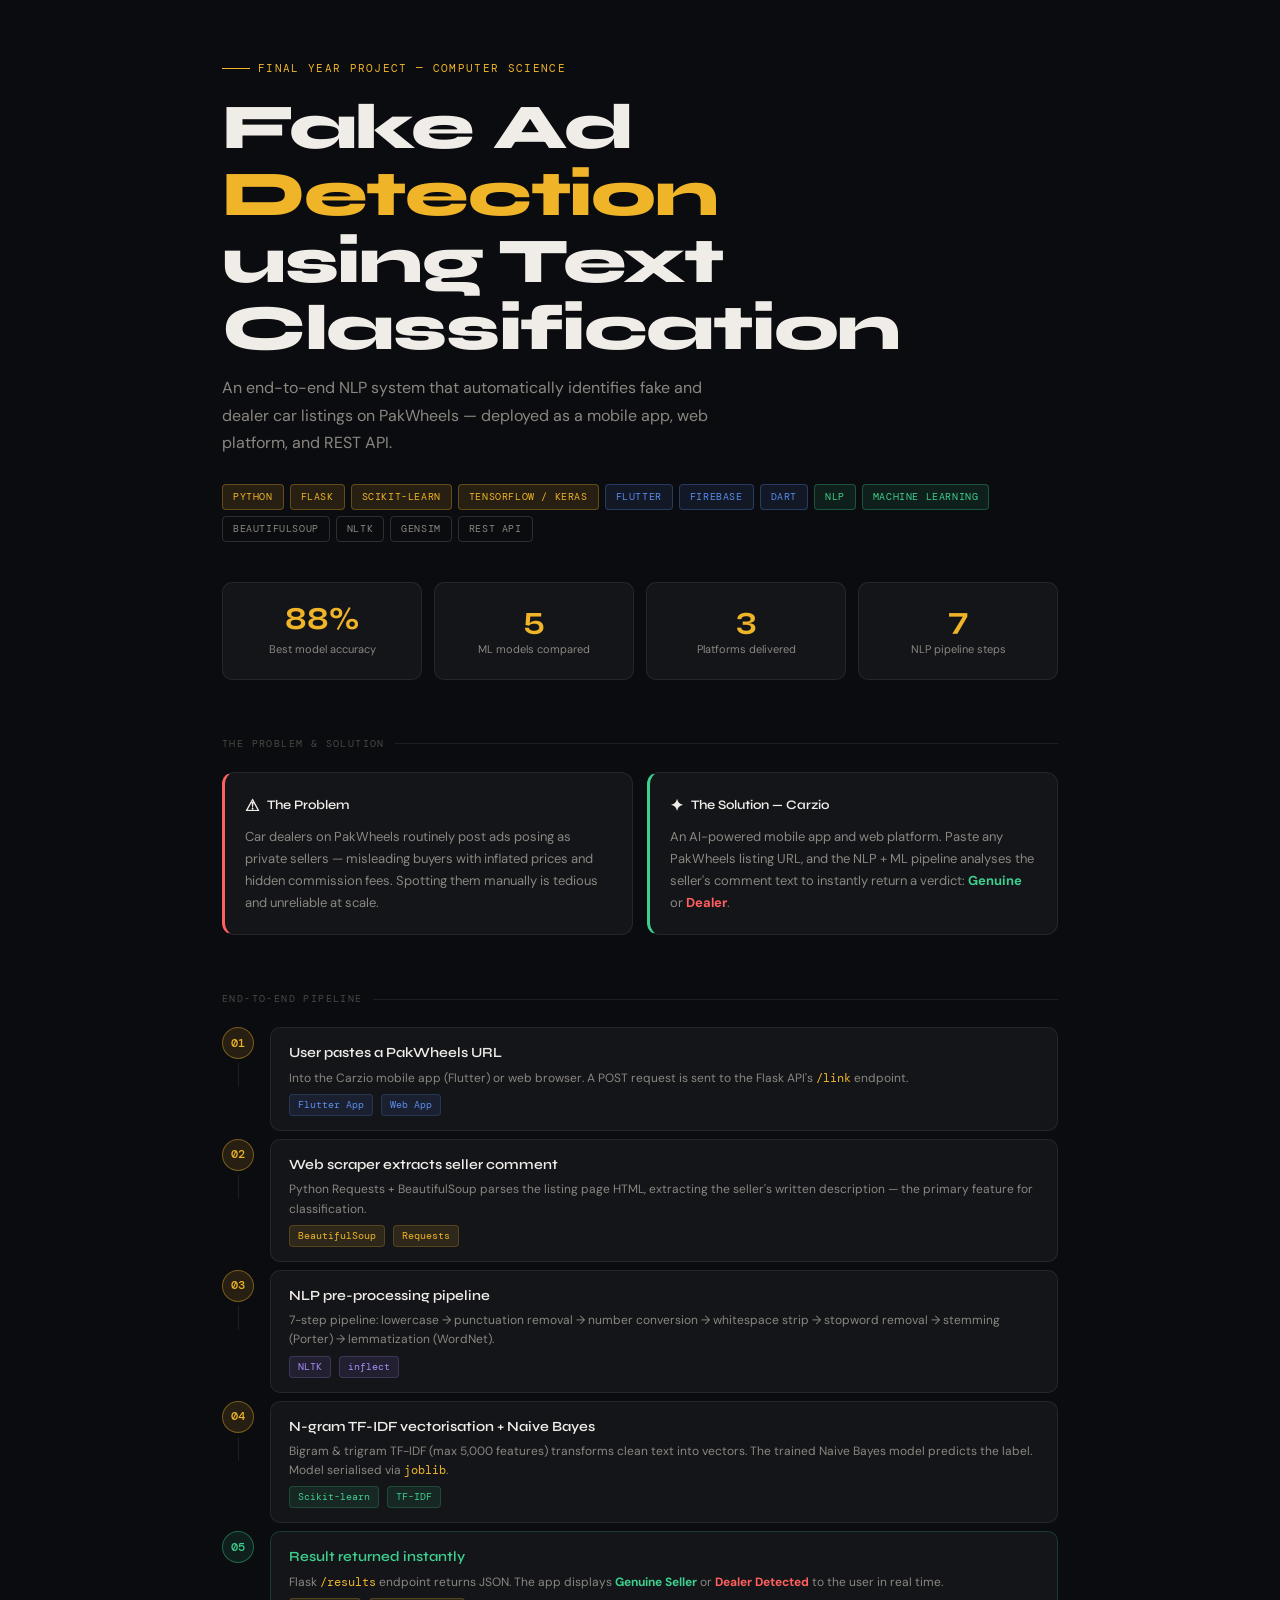
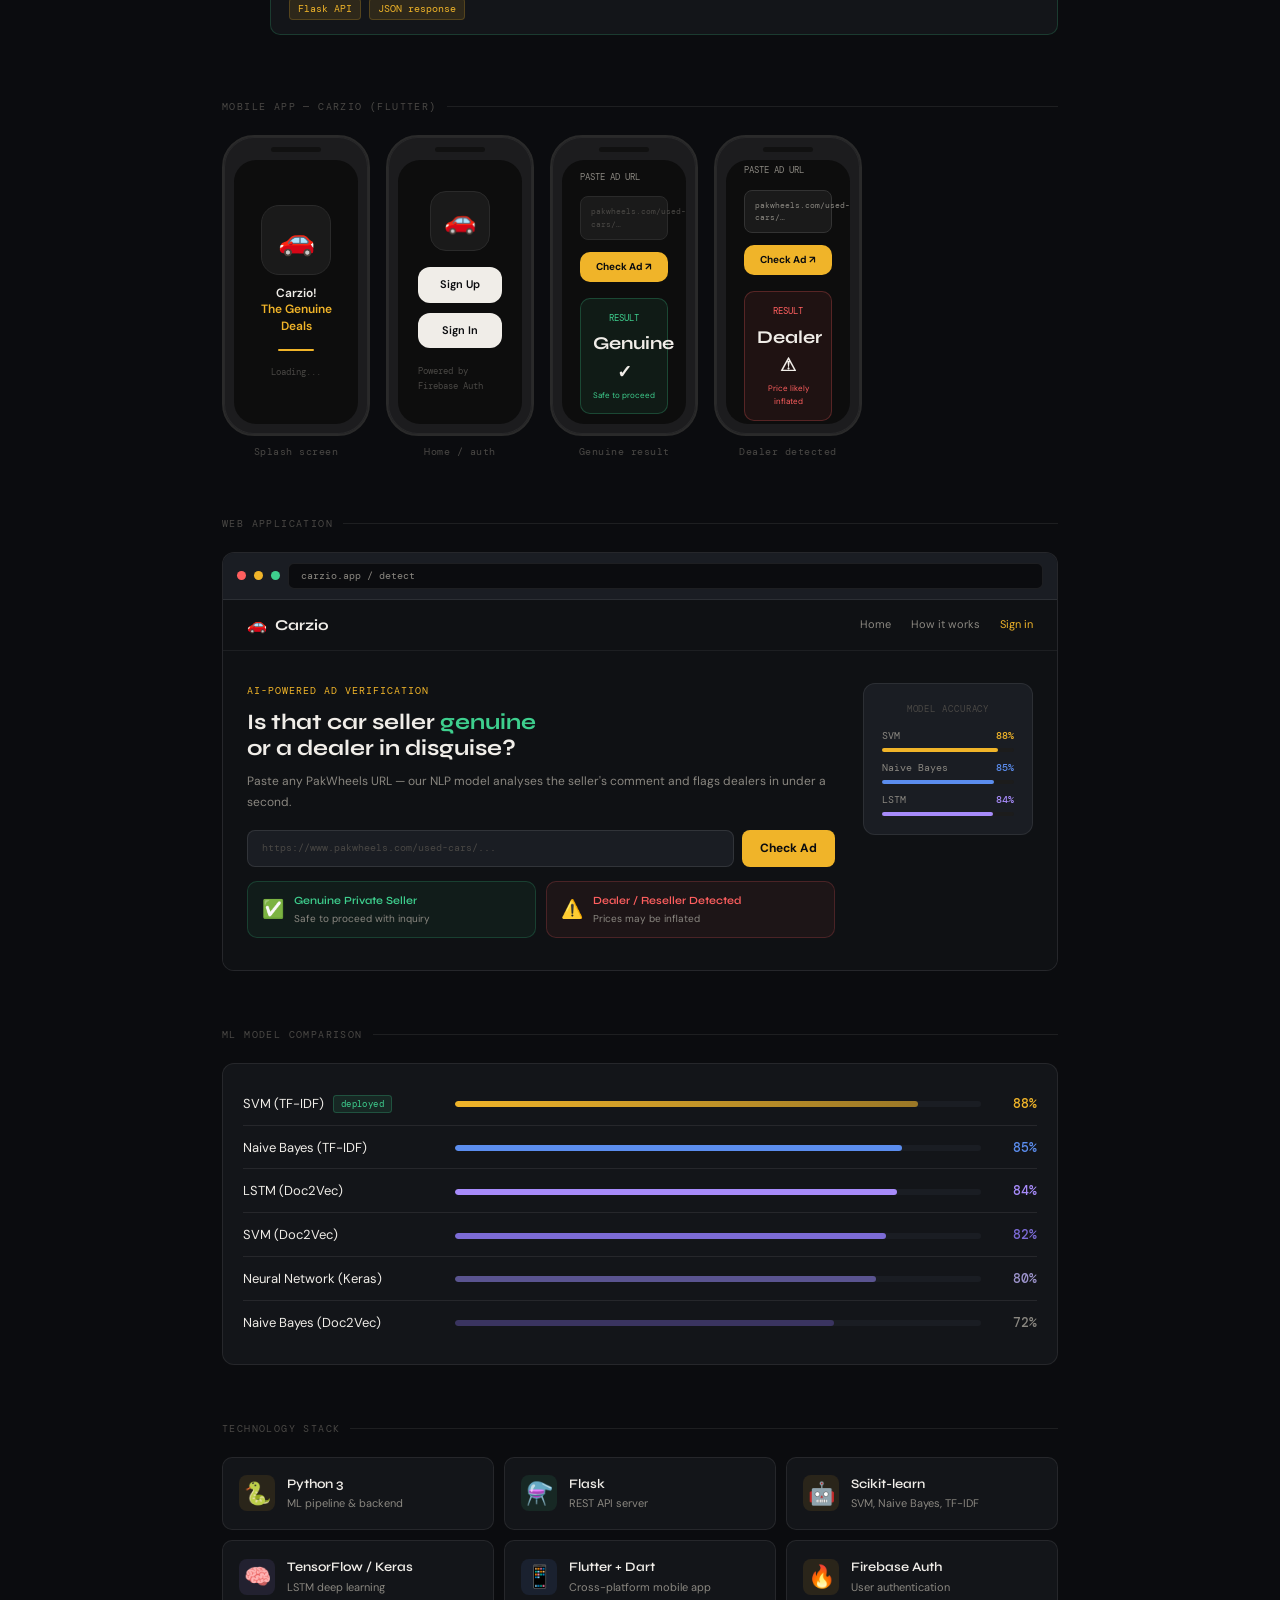
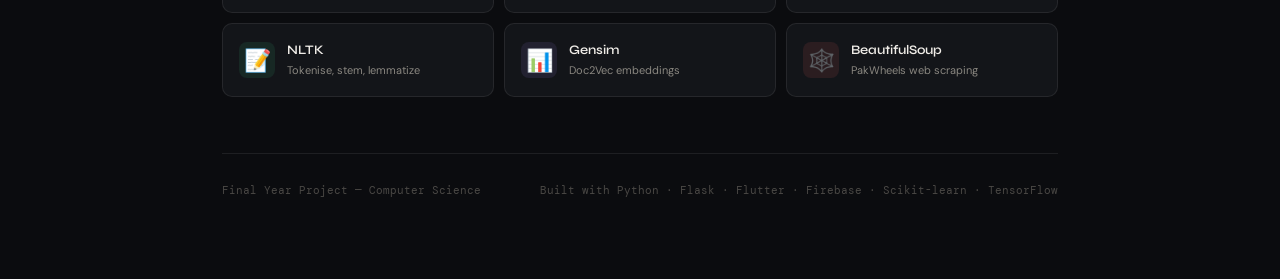
<file: Portfolio.html>
<!DOCTYPE html>
<html lang="en">
<head>
<meta charset="UTF-8">
<meta name="viewport" content="width=device-width, initial-scale=1.0">
<title>Fake Ad Detection — Final Year Project Portfolio</title>
<link rel="preconnect" href="https://fonts.googleapis.com">
<link rel="preconnect" href="https://fonts.gstatic.com" crossorigin>
<link href="https://fonts.googleapis.com/css2?family=DM+Mono:wght@400;500&family=Syne:wght@400;500;600;700;800&family=DM+Sans:wght@300;400;500&display=swap" rel="stylesheet">
<style>
  :root {
    --bg: #0b0c0f;
    --surface: #131519;
    --surface2: #1a1d23;
    --border: rgba(255,255,255,0.08);
    --border2: rgba(255,255,255,0.14);
    --text: #f0ede8;
    --muted: #8a8780;
    --dim: #4a4845;
    --gold: #f0b429;
    --gold-dim: rgba(240,180,41,0.12);
    --green: #3ecf8e;
    --green-dim: rgba(62,207,142,0.1);
    --red: #ff5f5f;
    --red-dim: rgba(255,95,95,0.1);
    --blue: #5b8dee;
    --blue-dim: rgba(91,141,238,0.1);
    --purple: #a78bfa;
    --accent-line: 3px;
  }
  *, *::before, *::after { box-sizing: border-box; margin: 0; padding: 0; }
  html { scroll-behavior: smooth; }
  body {
    background: var(--bg);
    color: var(--text);
    font-family: 'DM Sans', sans-serif;
    font-size: 15px;
    line-height: 1.6;
    min-height: 100vh;
  }

  /* ── Layout ── */
  .page { max-width: 900px; margin: 0 auto; padding: 60px 32px 80px; }

  /* ── Animations ── */
  @keyframes fadeUp { from { opacity:0; transform:translateY(20px); } to { opacity:1; transform:translateY(0); } }
  @keyframes pulse { 0%,100%{opacity:1} 50%{opacity:0.6} }
  @keyframes bar-fill { from { width: 0; } to { width: var(--w); } }
  .fade-in { animation: fadeUp 0.6s ease both; }
  .fade-in-2 { animation: fadeUp 0.6s 0.15s ease both; }
  .fade-in-3 { animation: fadeUp 0.6s 0.3s ease both; }
  .fade-in-4 { animation: fadeUp 0.6s 0.45s ease both; }

  /* ── Header ── */
  .header-tag {
    font-family: 'DM Mono', monospace;
    font-size: 11px;
    letter-spacing: 0.12em;
    color: var(--gold);
    text-transform: uppercase;
    margin-bottom: 16px;
    display: flex;
    align-items: center;
    gap: 8px;
  }
  .header-tag::before {
    content: '';
    display: inline-block;
    width: 28px;
    height: 1px;
    background: var(--gold);
  }
  h1 {
    font-family: 'Syne', sans-serif;
    font-size: clamp(36px, 6vw, 64px);
    font-weight: 800;
    line-height: 1.05;
    letter-spacing: -0.02em;
    margin-bottom: 12px;
  }
  h1 .accent { color: var(--gold); }
  .subtitle {
    font-size: 16px;
    color: var(--muted);
    max-width: 520px;
    line-height: 1.7;
    margin-bottom: 28px;
  }

  /* ── Badges ── */
  .badges { display: flex; flex-wrap: wrap; gap: 6px; margin-bottom: 40px; }
  .badge {
    font-family: 'DM Mono', monospace;
    font-size: 10px;
    padding: 4px 10px;
    border-radius: 4px;
    border: 1px solid var(--border2);
    color: var(--muted);
    letter-spacing: 0.06em;
    text-transform: uppercase;
  }
  .badge.gold { border-color: rgba(240,180,41,0.3); color: var(--gold); background: var(--gold-dim); }
  .badge.green { border-color: rgba(62,207,142,0.3); color: var(--green); background: var(--green-dim); }
  .badge.blue { border-color: rgba(91,141,238,0.3); color: var(--blue); background: var(--blue-dim); }

  /* ── Section headings ── */
  .section { margin-bottom: 56px; }
  .section-label {
    font-family: 'DM Mono', monospace;
    font-size: 10px;
    letter-spacing: 0.14em;
    text-transform: uppercase;
    color: var(--dim);
    margin-bottom: 20px;
    display: flex;
    align-items: center;
    gap: 10px;
  }
  .section-label::after {
    content: '';
    flex: 1;
    height: 1px;
    background: var(--border);
  }

  /* ── Metrics ── */
  .metrics-grid { display: grid; grid-template-columns: repeat(4, 1fr); gap: 12px; margin-bottom: 40px; }
  .metric {
    background: var(--surface);
    border: 1px solid var(--border);
    border-radius: 10px;
    padding: 20px 16px;
    text-align: center;
  }
  .metric-num {
    font-family: 'Syne', sans-serif;
    font-size: 32px;
    font-weight: 700;
    color: var(--gold);
    line-height: 1;
  }
  .metric-label { font-size: 11px; color: var(--muted); margin-top: 6px; }

  /* ── Two column cards ── */
  .two-col { display: grid; grid-template-columns: 1fr 1fr; gap: 14px; }
  .card {
    background: var(--surface);
    border: 1px solid var(--border);
    border-radius: 12px;
    padding: 20px;
  }
  .card.red-accent { border-left: var(--accent-line) solid var(--red); }
  .card.green-accent { border-left: var(--accent-line) solid var(--green); }
  .card-title {
    font-family: 'Syne', sans-serif;
    font-size: 13px;
    font-weight: 600;
    margin-bottom: 8px;
    display: flex;
    align-items: center;
    gap: 8px;
  }
  .card-title .icon { font-size: 16px; }
  .card p { font-size: 13px; color: var(--muted); line-height: 1.7; }

  /* ── Pipeline steps ── */
  .pipeline { display: flex; flex-direction: column; gap: 0; }
  .step {
    display: flex;
    gap: 16px;
    align-items: flex-start;
  }
  .step-left { display: flex; flex-direction: column; align-items: center; }
  .step-num {
    width: 32px;
    height: 32px;
    border-radius: 50%;
    display: flex;
    align-items: center;
    justify-content: center;
    font-family: 'DM Mono', monospace;
    font-size: 12px;
    font-weight: 500;
    flex-shrink: 0;
    border: 1px solid var(--border2);
    background: var(--surface);
    color: var(--muted);
  }
  .step-num.active { background: var(--gold-dim); border-color: rgba(240,180,41,0.4); color: var(--gold); }
  .step-line { width: 1px; flex: 1; min-height: 24px; background: var(--border); margin: 4px 0; }
  .step-content {
    background: var(--surface);
    border: 1px solid var(--border);
    border-radius: 10px;
    padding: 14px 18px;
    flex: 1;
    margin-bottom: 8px;
  }
  .step-content h3 { font-family: 'Syne', sans-serif; font-size: 14px; font-weight: 600; margin-bottom: 4px; }
  .step-content p { font-size: 12px; color: var(--muted); line-height: 1.6; }
  .step-tag {
    font-family: 'DM Mono', monospace;
    font-size: 10px;
    padding: 2px 8px;
    border-radius: 4px;
    margin-right: 4px;
    margin-top: 6px;
    display: inline-block;
  }

  /* ── Phone frames ── */
  .phones-row { display: flex; gap: 16px; flex-wrap: wrap; }
  .phone-wrap { display: flex; flex-direction: column; align-items: center; gap: 8px; }
  .phone-frame {
    width: 148px;
    background: #1c1c1e;
    border-radius: 32px;
    padding: 10px;
    border: 2px solid #2a2a2a;
    box-shadow: inset 0 0 0 1px rgba(255,255,255,0.05);
    position: relative;
  }
  .phone-notch {
    width: 50px;
    height: 5px;
    background: #111;
    border-radius: 3px;
    margin: 0 auto 8px;
  }
  .phone-screen {
    background: #0d0d0d;
    border-radius: 22px;
    overflow: hidden;
    min-height: 260px;
    display: flex;
    flex-direction: column;
  }
  .phone-label { font-family: 'DM Mono', monospace; font-size: 10px; color: var(--dim); letter-spacing: 0.05em; }

  /* ── Browser frame ── */
  .browser-frame {
    background: var(--surface);
    border: 1px solid var(--border);
    border-radius: 12px;
    overflow: hidden;
  }
  .browser-bar {
    background: var(--surface2);
    border-bottom: 1px solid var(--border);
    padding: 10px 14px;
    display: flex;
    align-items: center;
    gap: 8px;
  }
  .dot { width: 9px; height: 9px; border-radius: 50%; }
  .url-pill {
    flex: 1;
    background: var(--bg);
    border: 1px solid var(--border);
    border-radius: 6px;
    padding: 4px 12px;
    font-family: 'DM Mono', monospace;
    font-size: 10px;
    color: var(--muted);
  }

  /* ── Algo bars ── */
  .algo-list { display: flex; flex-direction: column; gap: 2px; }
  .algo-row {
    display: flex;
    align-items: center;
    gap: 12px;
    padding: 10px 0;
    border-bottom: 1px solid var(--border);
  }
  .algo-row:last-child { border-bottom: none; }
  .algo-name { font-size: 13px; color: var(--text); width: 200px; flex-shrink: 0; }
  .algo-bar-wrap { flex: 1; background: var(--surface2); border-radius: 4px; height: 6px; overflow: hidden; }
  .algo-bar { height: 100%; border-radius: 4px; animation: bar-fill 1.2s ease both; }
  .algo-score { font-family: 'DM Mono', monospace; font-size: 13px; font-weight: 500; width: 44px; text-align: right; }
  .deployed-tag {
    font-family: 'DM Mono', monospace;
    font-size: 9px;
    padding: 2px 7px;
    border-radius: 3px;
    background: var(--green-dim);
    color: var(--green);
    border: 1px solid rgba(62,207,142,0.25);
    letter-spacing: 0.04em;
    margin-left: 6px;
    vertical-align: middle;
  }

  /* ── Tech grid ── */
  .tech-grid { display: grid; grid-template-columns: repeat(3, 1fr); gap: 10px; }
  .tech-card {
    background: var(--surface);
    border: 1px solid var(--border);
    border-radius: 10px;
    padding: 16px;
    display: flex;
    align-items: center;
    gap: 12px;
  }
  .tech-icon {
    width: 36px;
    height: 36px;
    border-radius: 8px;
    display: flex;
    align-items: center;
    justify-content: center;
    font-size: 18px;
    flex-shrink: 0;
  }
  .tech-name { font-family: 'Syne', sans-serif; font-size: 13px; font-weight: 600; }
  .tech-desc { font-size: 11px; color: var(--muted); margin-top: 1px; }

  /* ── Footer ── */
  .footer {
    border-top: 1px solid var(--border);
    padding-top: 28px;
    display: flex;
    justify-content: space-between;
    align-items: center;
    flex-wrap: wrap;
    gap: 12px;
  }
  .footer p { font-family: 'DM Mono', monospace; font-size: 11px; color: var(--dim); }

  /* ── Responsive ── */
  @media (max-width: 640px) {
    .metrics-grid { grid-template-columns: repeat(2,1fr); }
    .two-col { grid-template-columns: 1fr; }
    .tech-grid { grid-template-columns: repeat(2,1fr); }
    h1 { font-size: 36px; }
    .phones-row { justify-content: center; }
  }
</style>
</head>
<body>
<div class="page">

  <!-- ── HEADER ── -->
  <div class="section fade-in">
    <div class="header-tag">Final Year Project &mdash; Computer Science</div>
    <h1>Fake Ad <span class="accent">Detection</span><br>using Text Classification</h1>
    <p class="subtitle">An end-to-end NLP system that automatically identifies fake and dealer car listings on PakWheels — deployed as a mobile app, web platform, and REST API.</p>
    <div class="badges">
      <span class="badge gold">Python</span>
      <span class="badge gold">Flask</span>
      <span class="badge gold">Scikit-learn</span>
      <span class="badge gold">TensorFlow / Keras</span>
      <span class="badge blue">Flutter</span>
      <span class="badge blue">Firebase</span>
      <span class="badge blue">Dart</span>
      <span class="badge green">NLP</span>
      <span class="badge green">Machine Learning</span>
      <span class="badge">BeautifulSoup</span>
      <span class="badge">NLTK</span>
      <span class="badge">Gensim</span>
      <span class="badge">REST API</span>
    </div>

    <!-- Metrics -->
    <div class="metrics-grid">
      <div class="metric">
        <div class="metric-num">88%</div>
        <div class="metric-label">Best model accuracy</div>
      </div>
      <div class="metric">
        <div class="metric-num">5</div>
        <div class="metric-label">ML models compared</div>
      </div>
      <div class="metric">
        <div class="metric-num">3</div>
        <div class="metric-label">Platforms delivered</div>
      </div>
      <div class="metric">
        <div class="metric-num">7</div>
        <div class="metric-label">NLP pipeline steps</div>
      </div>
    </div>
  </div>

  <!-- ── PROBLEM & SOLUTION ── -->
  <div class="section fade-in-2">
    <div class="section-label">The Problem &amp; Solution</div>
    <div class="two-col">
      <div class="card red-accent">
        <div class="card-title"><span class="icon">⚠</span> The Problem</div>
        <p>Car dealers on PakWheels routinely post ads posing as private sellers — misleading buyers with inflated prices and hidden commission fees. Spotting them manually is tedious and unreliable at scale.</p>
      </div>
      <div class="card green-accent">
        <div class="card-title"><span class="icon">✦</span> The Solution — Carzio</div>
        <p>An AI-powered mobile app and web platform. Paste any PakWheels listing URL, and the NLP + ML pipeline analyses the seller's comment text to instantly return a verdict: <strong style="color:var(--green);">Genuine</strong> or <strong style="color:var(--red);">Dealer</strong>.</p>
      </div>
    </div>
  </div>

  <!-- ── HOW IT WORKS ── -->
  <div class="section fade-in-2">
    <div class="section-label">End-to-End Pipeline</div>
    <div class="pipeline">

      <div class="step">
        <div class="step-left">
          <div class="step-num active">01</div>
          <div class="step-line"></div>
        </div>
        <div class="step-content">
          <h3>User pastes a PakWheels URL</h3>
          <p>Into the Carzio mobile app (Flutter) or web browser. A POST request is sent to the Flask API's <code style="color:var(--gold); font-family:'DM Mono',monospace;">/link</code> endpoint.</p>
          <span class="step-tag" style="background:var(--blue-dim); color:var(--blue); border:1px solid rgba(91,141,238,0.2);">Flutter App</span>
          <span class="step-tag" style="background:var(--blue-dim); color:var(--blue); border:1px solid rgba(91,141,238,0.2);">Web App</span>
        </div>
      </div>

      <div class="step">
        <div class="step-left">
          <div class="step-num active">02</div>
          <div class="step-line"></div>
        </div>
        <div class="step-content">
          <h3>Web scraper extracts seller comment</h3>
          <p>Python Requests + BeautifulSoup parses the listing page HTML, extracting the seller's written description — the primary feature for classification.</p>
          <span class="step-tag" style="background:var(--gold-dim); color:var(--gold); border:1px solid rgba(240,180,41,0.2);">BeautifulSoup</span>
          <span class="step-tag" style="background:var(--gold-dim); color:var(--gold); border:1px solid rgba(240,180,41,0.2);">Requests</span>
        </div>
      </div>

      <div class="step">
        <div class="step-left">
          <div class="step-num active">03</div>
          <div class="step-line"></div>
        </div>
        <div class="step-content">
          <h3>NLP pre-processing pipeline</h3>
          <p>7-step pipeline: lowercase → punctuation removal → number conversion → whitespace strip → stopword removal → stemming (Porter) → lemmatization (WordNet).</p>
          <span class="step-tag" style="background:rgba(167,139,250,0.1); color:var(--purple); border:1px solid rgba(167,139,250,0.2);">NLTK</span>
          <span class="step-tag" style="background:rgba(167,139,250,0.1); color:var(--purple); border:1px solid rgba(167,139,250,0.2);">inflect</span>
        </div>
      </div>

      <div class="step">
        <div class="step-left">
          <div class="step-num active">04</div>
          <div class="step-line"></div>
        </div>
        <div class="step-content">
          <h3>N-gram TF-IDF vectorisation + Naive Bayes</h3>
          <p>Bigram &amp; trigram TF-IDF (max 5,000 features) transforms clean text into vectors. The trained Naive Bayes model predicts the label. Model serialised via <code style="color:var(--gold); font-family:'DM Mono',monospace;">joblib</code>.</p>
          <span class="step-tag" style="background:var(--green-dim); color:var(--green); border:1px solid rgba(62,207,142,0.2);">Scikit-learn</span>
          <span class="step-tag" style="background:var(--green-dim); color:var(--green); border:1px solid rgba(62,207,142,0.2);">TF-IDF</span>
        </div>
      </div>

      <div class="step">
        <div class="step-left">
          <div class="step-num" style="border-color:rgba(62,207,142,0.4); color:var(--green); background:var(--green-dim);">05</div>
        </div>
        <div class="step-content" style="border-color:rgba(62,207,142,0.2);">
          <h3 style="color:var(--green);">Result returned instantly</h3>
          <p>Flask <code style="color:var(--gold); font-family:'DM Mono',monospace;">/results</code> endpoint returns JSON. The app displays <strong style="color:var(--green);">Genuine Seller</strong> or <strong style="color:var(--red);">Dealer Detected</strong> to the user in real time.</p>
          <span class="step-tag" style="background:var(--gold-dim); color:var(--gold); border:1px solid rgba(240,180,41,0.2);">Flask API</span>
          <span class="step-tag" style="background:var(--gold-dim); color:var(--gold); border:1px solid rgba(240,180,41,0.2);">JSON response</span>
        </div>
      </div>

    </div>
  </div>

  <!-- ── MOBILE APP MOCKUPS ── -->
  <div class="section fade-in-3">
    <div class="section-label">Mobile App — Carzio (Flutter)</div>
    <div class="phones-row">

      <!-- Splash -->
      <div class="phone-wrap">
        <div class="phone-frame">
          <div class="phone-notch"></div>
          <div class="phone-screen" style="height:264px; align-items:center; justify-content:center; gap:10px; padding:20px;">
            <div style="width:70px; height:70px; background:#1a1a1a; border-radius:18px; border:1px solid #2a2a2a; display:flex; align-items:center; justify-content:center; font-size:30px;">🚗</div>
            <p style="color:#f0ede8; font-size:12px; font-weight:600; text-align:center; line-height:1.4; font-family:'DM Sans',sans-serif;">Carzio!<br><span style="color:#f0b429;">The Genuine Deals</span></p>
            <div style="width:36px; height:2px; border-radius:2px; background:#f0b429; margin-top:4px;"></div>
            <p style="color:#4a4845; font-size:9px; font-family:'DM Mono',monospace; margin-top:4px;">Loading...</p>
          </div>
        </div>
        <span class="phone-label">Splash screen</span>
      </div>

      <!-- Home -->
      <div class="phone-wrap">
        <div class="phone-frame">
          <div class="phone-notch"></div>
          <div class="phone-screen" style="height:264px; align-items:center; justify-content:center; gap:10px; padding:20px;">
            <div style="width:60px; height:60px; background:#1a1a1a; border-radius:16px; border:1px solid #2a2a2a; display:flex; align-items:center; justify-content:center; font-size:26px;">🚗</div>
            <div style="width:100%; background:#f0ede8; border-radius:12px; padding:9px 14px; text-align:center; margin-top:6px;">
              <p style="color:#0b0c0f; font-size:11px; font-weight:600; font-family:'DM Sans',sans-serif;">Sign Up</p>
            </div>
            <div style="width:100%; background:#f0ede8; border-radius:12px; padding:9px 14px; text-align:center;">
              <p style="color:#0b0c0f; font-size:11px; font-weight:600; font-family:'DM Sans',sans-serif;">Sign In</p>
            </div>
            <p style="color:#4a4845; font-size:9px; font-family:'DM Mono',monospace; margin-top:6px;">Powered by Firebase Auth</p>
          </div>
        </div>
        <span class="phone-label">Home / auth</span>
      </div>

      <!-- Checker -->
      <div class="phone-wrap">
        <div class="phone-frame">
          <div class="phone-notch"></div>
          <div class="phone-screen" style="height:264px; padding:18px; gap:8px; justify-content:center;">
            <p style="color:#8a8780; font-size:9px; font-family:'DM Mono',monospace; margin-bottom:4px;">PASTE AD URL</p>
            <div style="background:#1a1a1a; border-radius:8px; padding:8px 10px; border:1px solid #2a2a2a;">
              <p style="color:#4a4845; font-size:8px; font-family:'DM Mono',monospace;">pakwheels.com/used-cars/…</p>
            </div>
            <div style="background:#f0b429; border-radius:10px; padding:7px; text-align:center; margin-top:4px;">
              <p style="color:#0b0c0f; font-size:10px; font-weight:700; font-family:'DM Sans',sans-serif;">Check Ad ↗</p>
            </div>
            <div style="background:rgba(62,207,142,0.08); border:1px solid rgba(62,207,142,0.25); border-radius:10px; padding:12px; text-align:center; margin-top:8px;">
              <p style="color:#3ecf8e; font-size:9px; font-family:'DM Mono',monospace; margin-bottom:4px;">RESULT</p>
              <p style="color:#f0ede8; font-size:18px; font-weight:700; font-family:'Syne',sans-serif;">Genuine ✓</p>
              <p style="color:#3ecf8e; font-size:8px; margin-top:2px;">Safe to proceed</p>
            </div>
          </div>
        </div>
        <span class="phone-label">Genuine result</span>
      </div>

      <!-- Dealer result -->
      <div class="phone-wrap">
        <div class="phone-frame">
          <div class="phone-notch"></div>
          <div class="phone-screen" style="height:264px; padding:18px; gap:8px; justify-content:center;">
            <p style="color:#8a8780; font-size:9px; font-family:'DM Mono',monospace; margin-bottom:4px;">PASTE AD URL</p>
            <div style="background:#1a1a1a; border-radius:8px; padding:8px 10px; border:1px solid #333;">
              <p style="color:#8a8780; font-size:8px; font-family:'DM Mono',monospace;">pakwheels.com/used-cars/…</p>
            </div>
            <div style="background:#f0b429; border-radius:10px; padding:7px; text-align:center; margin-top:4px;">
              <p style="color:#0b0c0f; font-size:10px; font-weight:700; font-family:'DM Sans',sans-serif;">Check Ad ↗</p>
            </div>
            <div style="background:rgba(255,95,95,0.08); border:1px solid rgba(255,95,95,0.25); border-radius:10px; padding:12px; text-align:center; margin-top:8px;">
              <p style="color:#ff5f5f; font-size:9px; font-family:'DM Mono',monospace; margin-bottom:4px;">RESULT</p>
              <p style="color:#f0ede8; font-size:18px; font-weight:700; font-family:'Syne',sans-serif;">Dealer ⚠</p>
              <p style="color:#ff5f5f; font-size:8px; margin-top:2px;">Price likely inflated</p>
            </div>
          </div>
        </div>
        <span class="phone-label">Dealer detected</span>
      </div>

    </div>
  </div>

  <!-- ── WEB APP MOCKUP ── -->
  <div class="section fade-in-3">
    <div class="section-label">Web Application</div>
    <div class="browser-frame">
      <div class="browser-bar">
        <div class="dot" style="background:#ff5f5f;"></div>
        <div class="dot" style="background:#f0b429;"></div>
        <div class="dot" style="background:#3ecf8e;"></div>
        <div class="url-pill">carzio.app / detect</div>
      </div>
      <!-- Site content -->
      <div style="background:#0f1114; padding:0;">
        <!-- Nav -->
        <div style="display:flex; align-items:center; justify-content:space-between; padding:12px 24px; border-bottom:1px solid rgba(255,255,255,0.06);">
          <div style="display:flex; align-items:center; gap:8px;">
            <span style="font-size:16px;">🚗</span>
            <span style="font-family:'Syne',sans-serif; font-size:15px; font-weight:700; color:#f0ede8;">Carzio</span>
          </div>
          <div style="display:flex; gap:20px; font-size:11px; color:#8a8780; font-family:'DM Sans',sans-serif;">
            <span>Home</span><span>How it works</span><span style="color:#f0b429;">Sign in</span>
          </div>
        </div>
        <!-- Hero -->
        <div style="padding:32px 24px; display:flex; gap:28px; align-items:flex-start;">
          <div style="flex:1;">
            <p style="font-family:'DM Mono',monospace; font-size:10px; color:#f0b429; letter-spacing:0.1em; margin-bottom:10px; text-transform:uppercase;">AI-Powered Ad Verification</p>
            <p style="font-family:'Syne',sans-serif; font-size:22px; font-weight:700; color:#f0ede8; margin-bottom:10px; line-height:1.2;">Is that car seller <span style="color:#3ecf8e;">genuine</span><br>or a dealer in disguise?</p>
            <p style="font-size:12px; color:#8a8780; margin-bottom:18px; line-height:1.7;">Paste any PakWheels URL — our NLP model analyses the seller's comment and flags dealers in under a second.</p>
            <!-- Input -->
            <div style="display:flex; gap:8px; margin-bottom:14px;">
              <div style="flex:1; background:#1a1d23; border:1px solid rgba(255,255,255,0.1); border-radius:8px; padding:9px 14px;">
                <p style="font-family:'DM Mono',monospace; font-size:10px; color:#4a4845;">https://www.pakwheels.com/used-cars/...</p>
              </div>
              <div style="background:#f0b429; border-radius:8px; padding:9px 18px; display:flex; align-items:center; cursor:pointer;">
                <p style="font-size:12px; color:#0b0c0f; font-weight:700; white-space:nowrap; font-family:'DM Sans',sans-serif;">Check Ad</p>
              </div>
            </div>
            <!-- Result tiles -->
            <div style="display:flex; gap:10px;">
              <div style="flex:1; background:rgba(62,207,142,0.06); border:1px solid rgba(62,207,142,0.2); border-radius:10px; padding:10px 14px; display:flex; align-items:center; gap:10px;">
                <span style="font-size:18px;">✅</span>
                <div>
                  <p style="font-size:11px; color:#3ecf8e; font-weight:600; font-family:'Syne',sans-serif;">Genuine Private Seller</p>
                  <p style="font-size:10px; color:#8a8780; margin-top:1px;">Safe to proceed with inquiry</p>
                </div>
              </div>
              <div style="flex:1; background:rgba(255,95,95,0.06); border:1px solid rgba(255,95,95,0.2); border-radius:10px; padding:10px 14px; display:flex; align-items:center; gap:10px;">
                <span style="font-size:18px;">⚠️</span>
                <div>
                  <p style="font-size:11px; color:#ff5f5f; font-weight:600; font-family:'Syne',sans-serif;">Dealer / Reseller Detected</p>
                  <p style="font-size:10px; color:#8a8780; margin-top:1px;">Prices may be inflated</p>
                </div>
              </div>
            </div>
          </div>
          <!-- Right panel -->
          <div style="width:170px; flex-shrink:0;">
            <div style="background:#1a1d23; border:1px solid rgba(255,255,255,0.08); border-radius:12px; padding:18px; text-align:center;">
              <p style="font-family:'DM Mono',monospace; font-size:9px; color:#4a4845; letter-spacing:0.1em; text-transform:uppercase; margin-bottom:12px;">Model accuracy</p>
              <div style="display:flex; flex-direction:column; gap:8px;">
                <div>
                  <div style="display:flex; justify-content:space-between; font-size:10px; margin-bottom:4px;">
                    <span style="color:#8a8780; font-family:'DM Mono',monospace;">SVM</span>
                    <span style="color:#f0b429; font-family:'DM Mono',monospace; font-weight:500;">88%</span>
                  </div>
                  <div style="height:4px; background:#1c1c1c; border-radius:2px;"><div style="width:88%; height:100%; background:#f0b429; border-radius:2px;"></div></div>
                </div>
                <div>
                  <div style="display:flex; justify-content:space-between; font-size:10px; margin-bottom:4px;">
                    <span style="color:#8a8780; font-family:'DM Mono',monospace;">Naive Bayes</span>
                    <span style="color:#5b8dee; font-family:'DM Mono',monospace; font-weight:500;">85%</span>
                  </div>
                  <div style="height:4px; background:#1c1c1c; border-radius:2px;"><div style="width:85%; height:100%; background:#5b8dee; border-radius:2px;"></div></div>
                </div>
                <div>
                  <div style="display:flex; justify-content:space-between; font-size:10px; margin-bottom:4px;">
                    <span style="color:#8a8780; font-family:'DM Mono',monospace;">LSTM</span>
                    <span style="color:#a78bfa; font-family:'DM Mono',monospace; font-weight:500;">84%</span>
                  </div>
                  <div style="height:4px; background:#1c1c1c; border-radius:2px;"><div style="width:84%; height:100%; background:#a78bfa; border-radius:2px;"></div></div>
                </div>
              </div>
            </div>
          </div>
        </div>
      </div>
    </div>
  </div>

  <!-- ── MODEL COMPARISON ── -->
  <div class="section fade-in-4">
    <div class="section-label">ML Model Comparison</div>
    <div class="card">
      <div class="algo-list">

        <div class="algo-row">
          <div class="algo-name">
            SVM (TF-IDF)
            <span class="deployed-tag">deployed</span>
          </div>
          <div class="algo-bar-wrap">
            <div class="algo-bar" style="--w:88%; width:88%; background:linear-gradient(90deg,#f0b429,#f0b42999);"></div>
          </div>
          <div class="algo-score" style="color:var(--gold);">88%</div>
        </div>

        <div class="algo-row">
          <div class="algo-name">Naive Bayes (TF-IDF)</div>
          <div class="algo-bar-wrap">
            <div class="algo-bar" style="--w:85%; width:85%; background:#5b8dee;"></div>
          </div>
          <div class="algo-score" style="color:var(--blue);">85%</div>
        </div>

        <div class="algo-row">
          <div class="algo-name">LSTM (Doc2Vec)</div>
          <div class="algo-bar-wrap">
            <div class="algo-bar" style="--w:84%; width:84%; background:#a78bfa;"></div>
          </div>
          <div class="algo-score" style="color:var(--purple);">84%</div>
        </div>

        <div class="algo-row">
          <div class="algo-name">SVM (Doc2Vec)</div>
          <div class="algo-bar-wrap">
            <div class="algo-bar" style="--w:82%; width:82%; background:#7c6bd6;"></div>
          </div>
          <div class="algo-score" style="color:#7c6bd6;">82%</div>
        </div>

        <div class="algo-row">
          <div class="algo-name">Neural Network (Keras)</div>
          <div class="algo-bar-wrap">
            <div class="algo-bar" style="--w:80%; width:80%; background:#5a5490;"></div>
          </div>
          <div class="algo-score" style="color:#9d94cc;">80%</div>
        </div>

        <div class="algo-row">
          <div class="algo-name">Naive Bayes (Doc2Vec)</div>
          <div class="algo-bar-wrap">
            <div class="algo-bar" style="--w:72%; width:72%; background:#3a3460;"></div>
          </div>
          <div class="algo-score" style="color:var(--muted);">72%</div>
        </div>

      </div>
    </div>
  </div>

  <!-- ── TECH STACK ── -->
  <div class="section fade-in-4">
    <div class="section-label">Technology Stack</div>
    <div class="tech-grid">
      <div class="tech-card">
        <div class="tech-icon" style="background:rgba(240,180,41,0.1); font-size:22px;">🐍</div>
        <div>
          <div class="tech-name">Python 3</div>
          <div class="tech-desc">ML pipeline &amp; backend</div>
        </div>
      </div>
      <div class="tech-card">
        <div class="tech-icon" style="background:rgba(62,207,142,0.1); font-size:22px;">⚗️</div>
        <div>
          <div class="tech-name">Flask</div>
          <div class="tech-desc">REST API server</div>
        </div>
      </div>
      <div class="tech-card">
        <div class="tech-icon" style="background:rgba(240,180,41,0.1); font-size:22px;">🤖</div>
        <div>
          <div class="tech-name">Scikit-learn</div>
          <div class="tech-desc">SVM, Naive Bayes, TF-IDF</div>
        </div>
      </div>
      <div class="tech-card">
        <div class="tech-icon" style="background:rgba(167,139,250,0.1); font-size:22px;">🧠</div>
        <div>
          <div class="tech-name">TensorFlow / Keras</div>
          <div class="tech-desc">LSTM deep learning</div>
        </div>
      </div>
      <div class="tech-card">
        <div class="tech-icon" style="background:rgba(91,141,238,0.1); font-size:22px;">📱</div>
        <div>
          <div class="tech-name">Flutter + Dart</div>
          <div class="tech-desc">Cross-platform mobile app</div>
        </div>
      </div>
      <div class="tech-card">
        <div class="tech-icon" style="background:rgba(240,180,41,0.1); font-size:22px;">🔥</div>
        <div>
          <div class="tech-name">Firebase Auth</div>
          <div class="tech-desc">User authentication</div>
        </div>
      </div>
      <div class="tech-card">
        <div class="tech-icon" style="background:rgba(62,207,142,0.1); font-size:22px;">📝</div>
        <div>
          <div class="tech-name">NLTK</div>
          <div class="tech-desc">Tokenise, stem, lemmatize</div>
        </div>
      </div>
      <div class="tech-card">
        <div class="tech-icon" style="background:rgba(167,139,250,0.1); font-size:22px;">📊</div>
        <div>
          <div class="tech-name">Gensim</div>
          <div class="tech-desc">Doc2Vec embeddings</div>
        </div>
      </div>
      <div class="tech-card">
        <div class="tech-icon" style="background:rgba(255,95,95,0.1); font-size:22px;">🕸️</div>
        <div>
          <div class="tech-name">BeautifulSoup</div>
          <div class="tech-desc">PakWheels web scraping</div>
        </div>
      </div>
    </div>
  </div>

  <!-- ── FOOTER ── -->
  <div class="footer">
    <p>Final Year Project &mdash; Computer Science</p>
    <p>Built with Python · Flask · Flutter · Firebase · Scikit-learn · TensorFlow</p>
  </div>

</div>
</body>
</html>
</file>
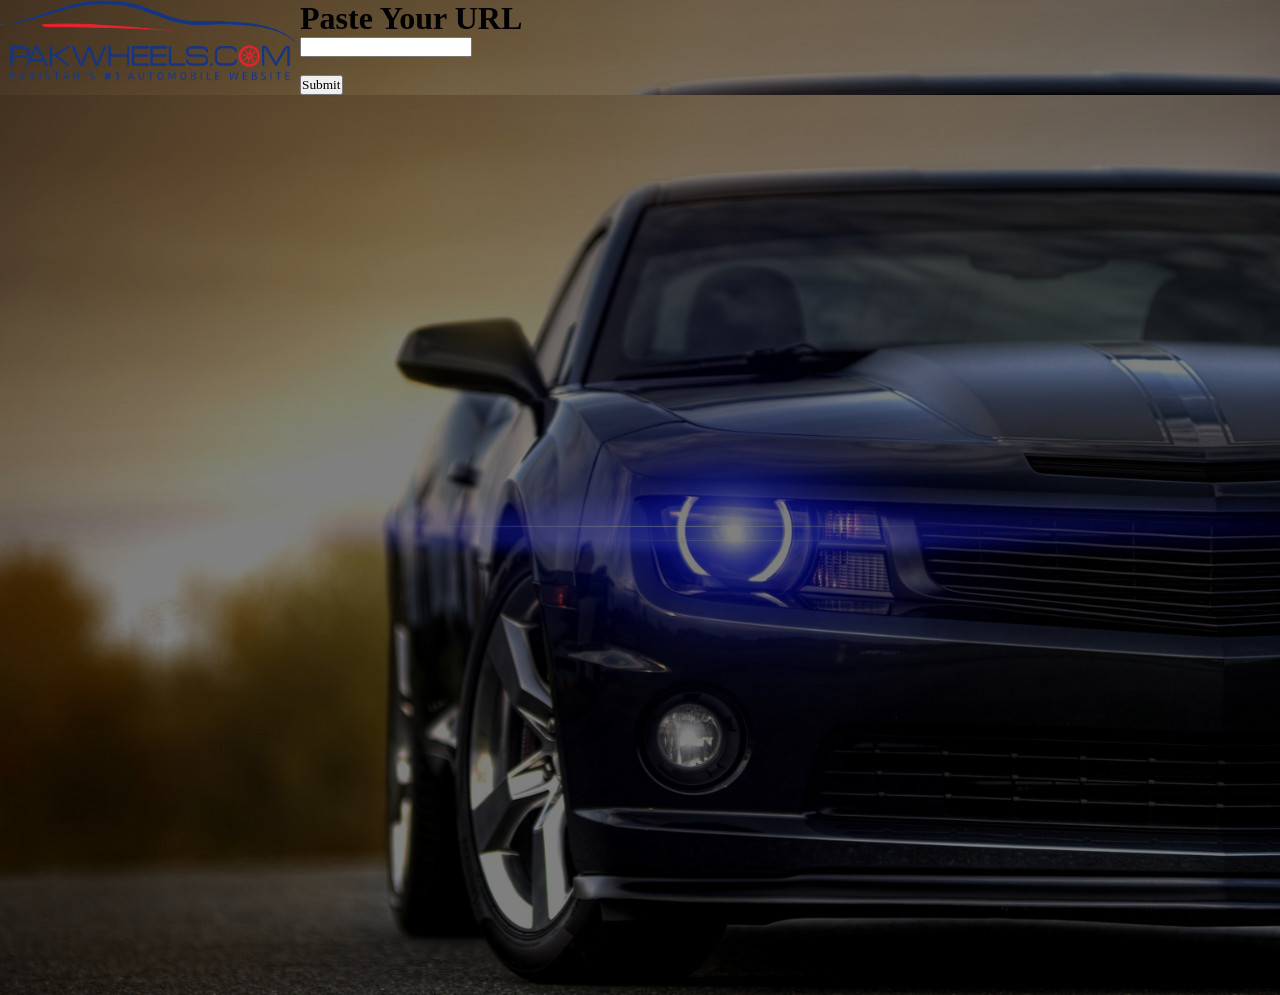
<file: WebApp/WebApp Files/services.html>
<!DOCTYPE html>
<html>
    <head>
        <title>
                Services
        </title>
        <link rel="stylesheet" type="text/css" href="css/Sstyle.css">
    </head>
    <body>
        <header>
            <div class="main">
            <div class="logo"> 
                <img src="logo.png">

            </div>
            <h1>Paste Your URL</h1>

            <form action="www.pakwheels.com">
              <input type="url" id="homepage" name="homepage"><br><br>
              <input type="submit">
            </form>


            </div>
        <header>
    </body>
</html>
</file>
<file: WebApp/WebApp Files/css/Sstyle.css>
*{
    margin: 0;
    padding: 0;
    font-family: Century Gothic ;
}

header{

background-image: linear-gradient(rgba(0,0,0,0.5), rgba(0,0,0,0.5)), url(../1.jpg); 
height: 100vh;
background-size: cover;
background-position: center ;   
}

.hl{
 
    float: right;
    list-style-type: none;
    margin: 25px;
}
.logo img{

    float: left;
    width: 300px;
    height: auto;
}

.main{
    max-width: 1300px;
    margin: auto;
}

.title {

    position: absolute;
    top: 60%;
    left: 50%;
    transform: translate(-50%, -50%);
}
.title h1{

    color: #fff;
    font-size: 70px;

}
</file>
